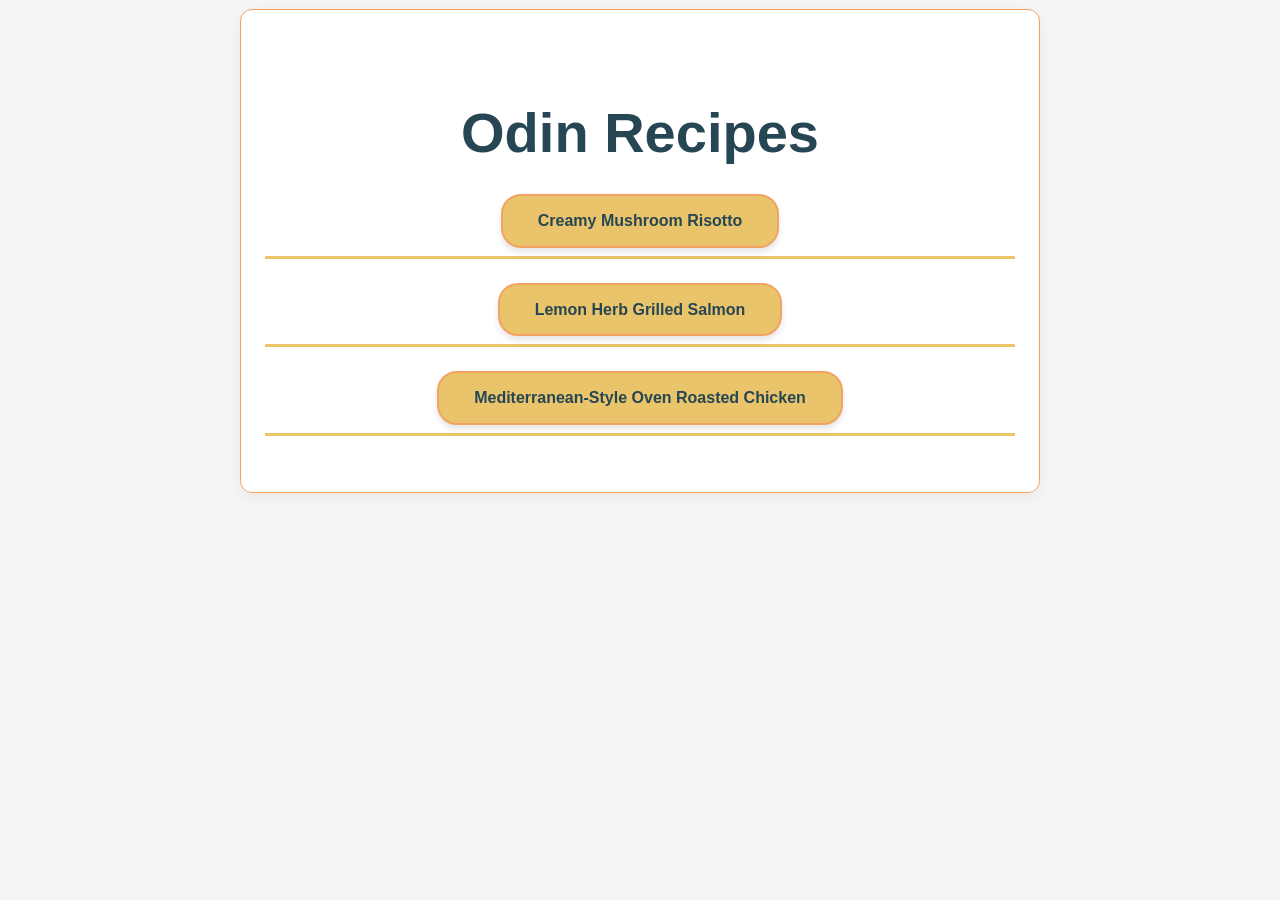
<file: index.html>
<!DOCTYPE html>
<html name="viewport" content="width=device-width, initial-scale=1.0" lang="en">
<head>
    <meta charset="UTF-8">
    <title>Odin Recipes</title>
    <link rel="stylesheet" href="style.css"></style>
</head>
<body>
  <section class="first">
    <h1>Odin Recipes</h1>
    <h2><a href="recipes/Creamy_Mushroom_Risotto.html">Creamy Mushroom Risotto</a></h2>
    <h2><a href="recipes/Lemon_Herb_Grilled_Salmon.html">Lemon Herb Grilled Salmon</a></h2>
    <h2><a href="recipes/Mediterranean_Style_Oven_Roasted_Chicken.html">Mediterranean-Style Oven Roasted Chicken</a></h2>
  </section>
</body>
</html>
</file>
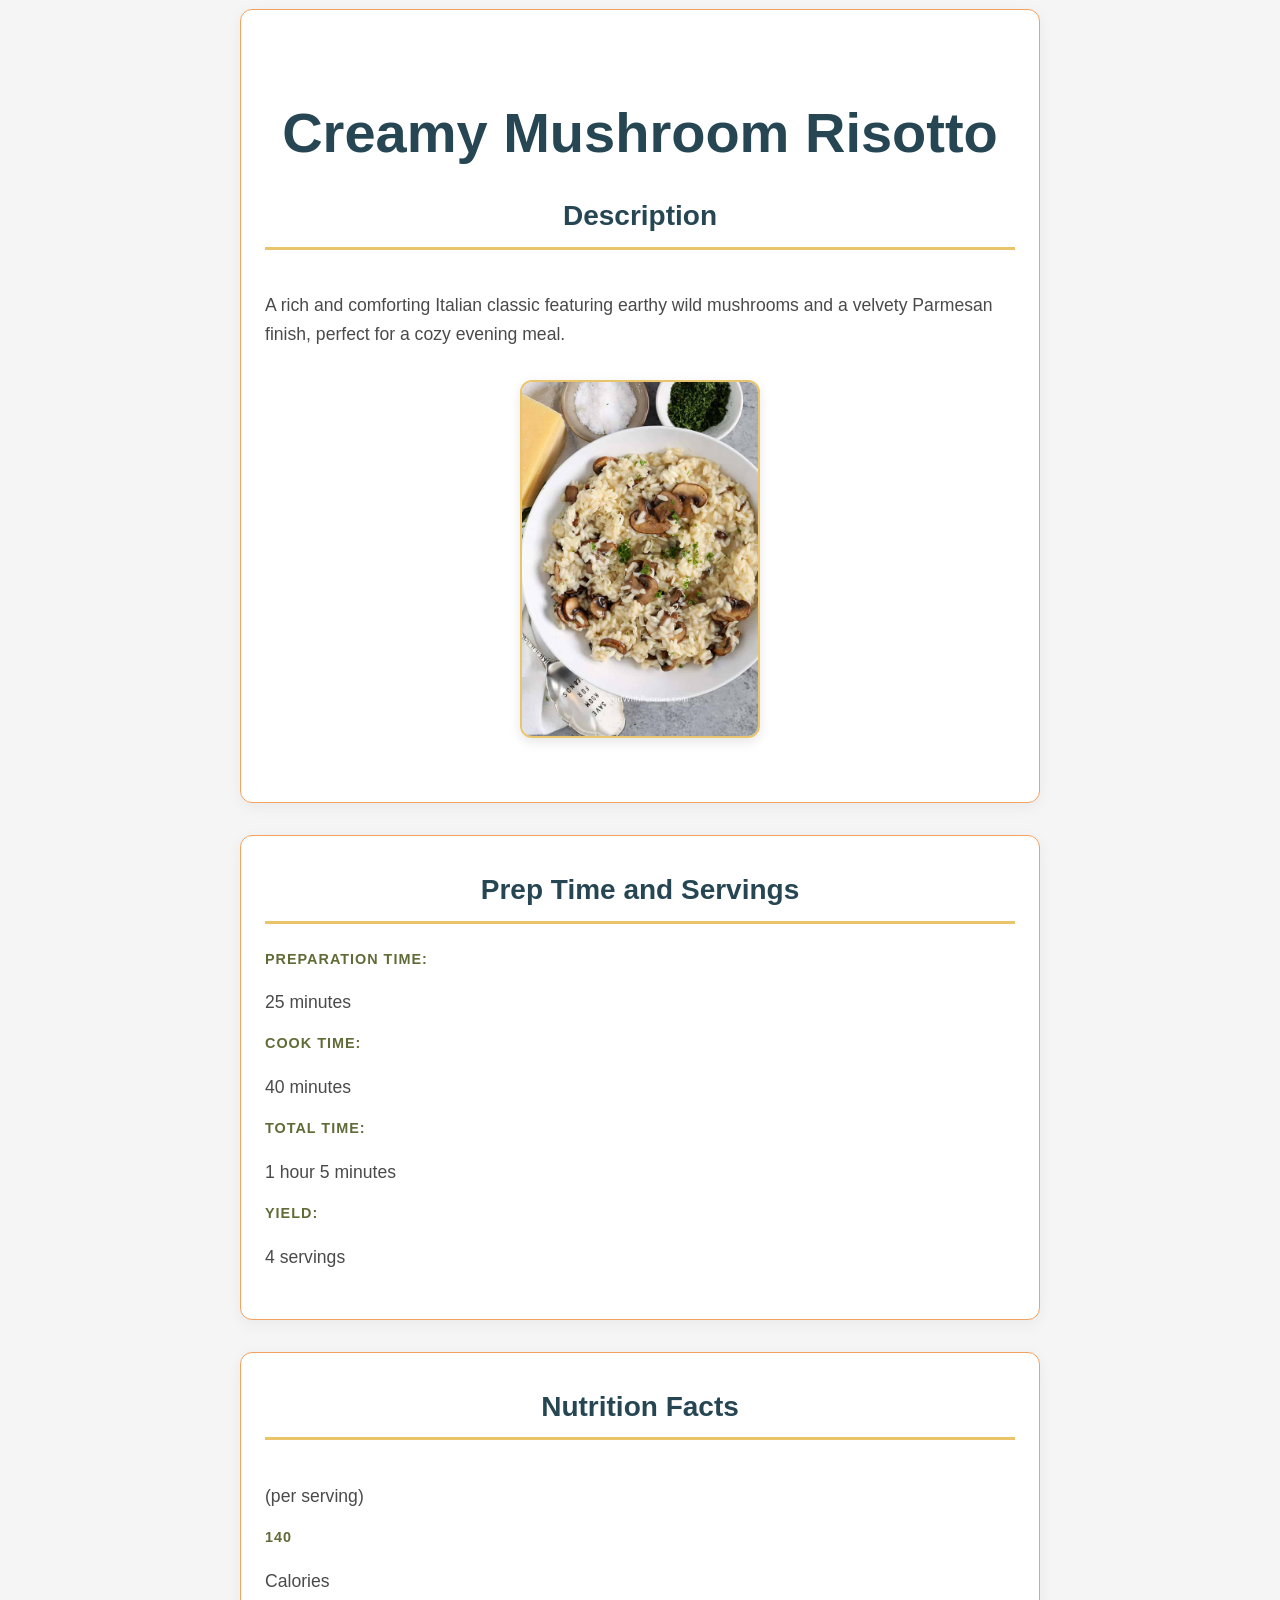
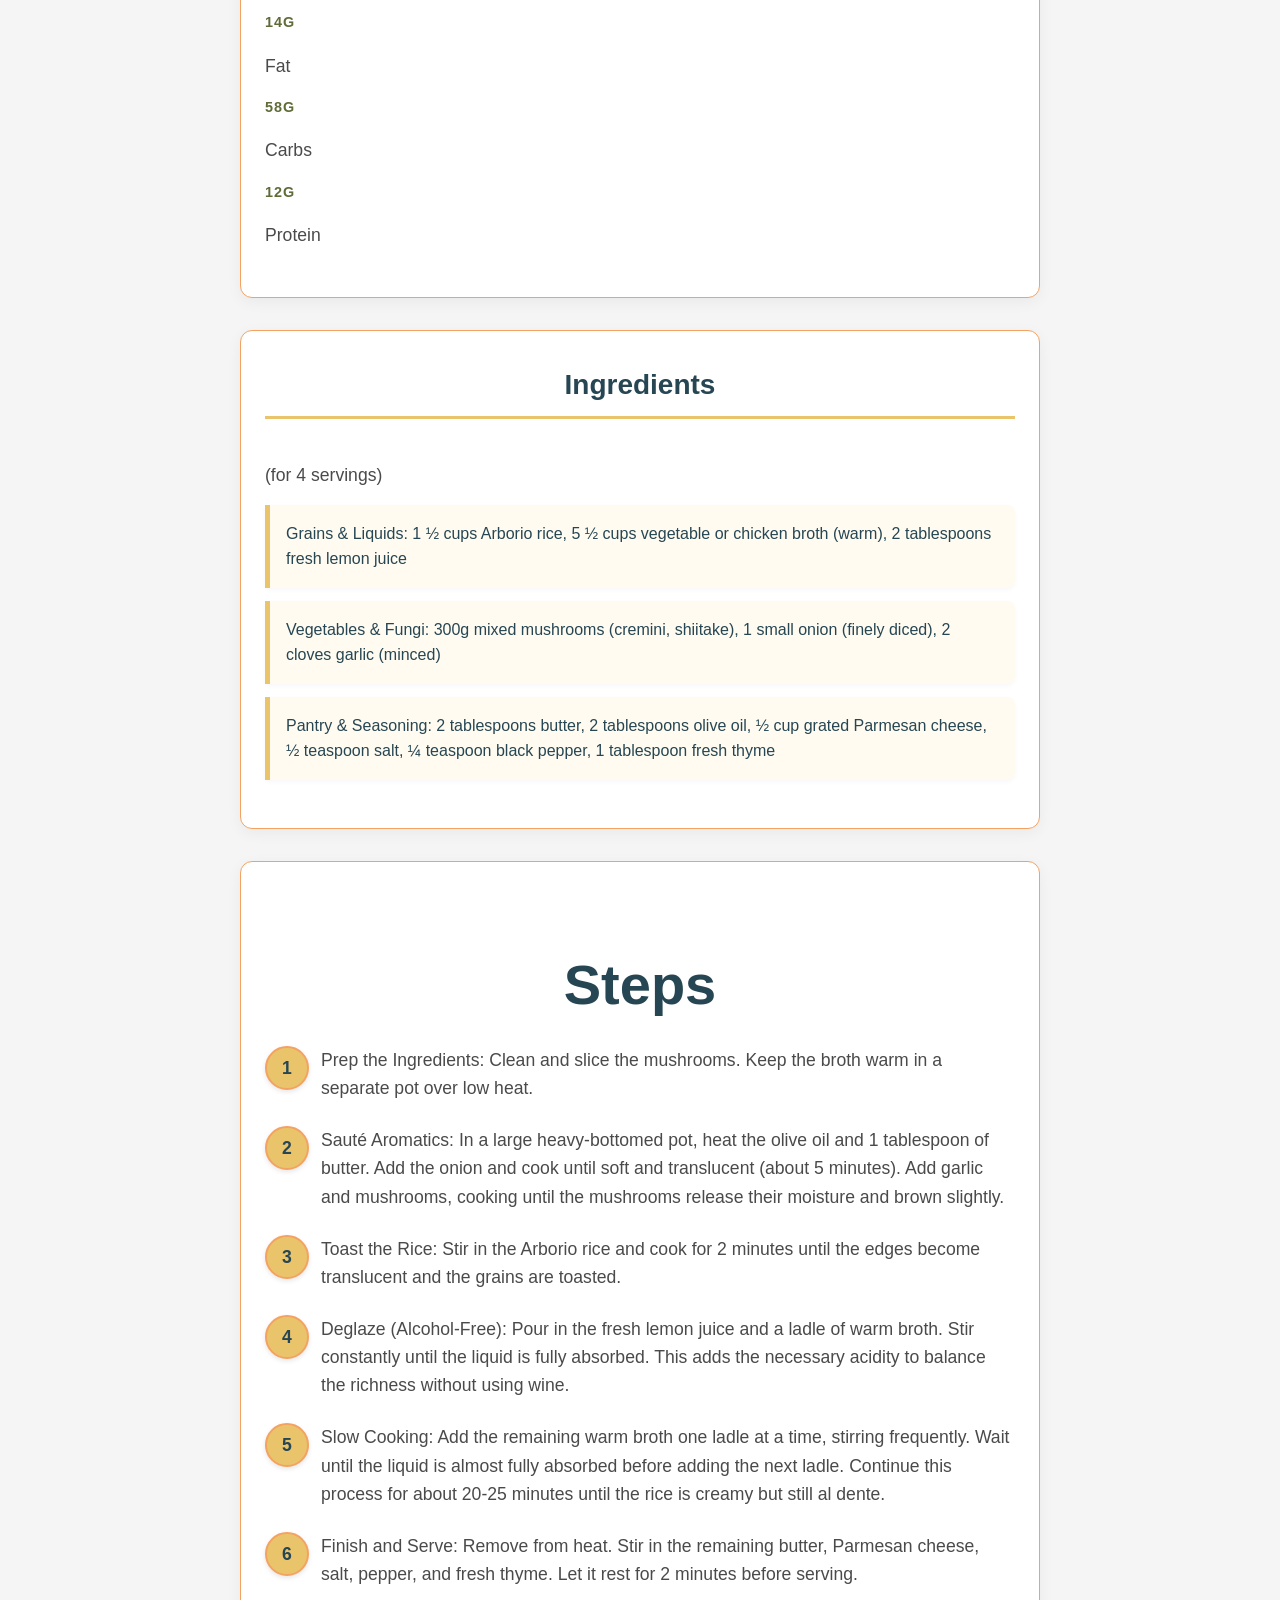
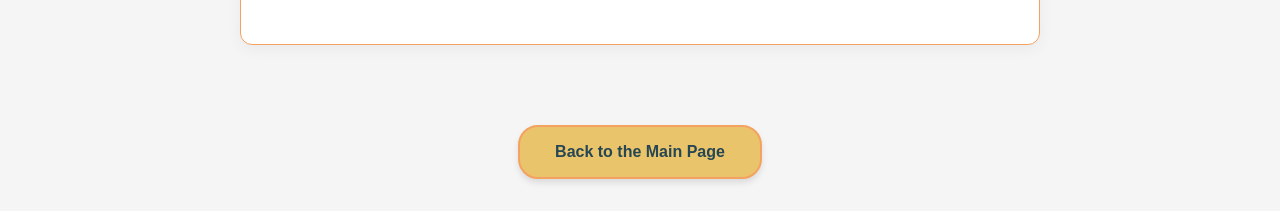
<file: recipes/Creamy_Mushroom_Risotto.html>
<!DOCTYPE html>
<html name="viewport" content="width=device-width, initial-scale=1.0" lang="en">
<head>
    <meta charset="UTF-8">
    <title>Creamy Mushroom Risotto</title>
    <link rel="stylesheet" href="../style.css"></style>
</head>
<body>
  <section class="first">
    <h1>Creamy Mushroom Risotto</h1>
    <h2>Description</h2>
    <p>A rich and comforting Italian classic featuring earthy wild mushrooms and a velvety Parmesan finish, perfect for a cozy evening meal. </p>
    <img src="../Creamy Mushroom Risotto.jpg" width="240px" height="360"/>
  </section>
  <section class="prep">
    <h2>Prep Time and Servings</h2>
    <div>
      <div>
        <h5>Preparation Time:</h5>
        <p>25 minutes</p>
      </div>
      <div>
        <h5>Cook Time:</h5>
        <p>40 minutes</p>
      </div>
    </div>
    <div>
      <div>
        <h5>Total Time:</h5>
        <p>1 hour 5 minutes</p>
      </div>
      <div>
        <h5>Yield:</h5>
        <p>4 servings</p>
      </div>
    </div>
  </section>
  <section class="nutrition">
    <h2>Nutrition Facts</h2><p>(per serving)</p>
    <div>
      <div>
        <h5>140</h5>
        <p>Calories</p>
      </div>
      <div>
        <h5>14g</h5>
        <p>Fat</p>
      </div>
    </div>
    <div>
      <div>
        <h5>58g</h5>
        <p>Carbs</p>
      </div>
      <div>
        <h5>12g</h5>
        <p>Protein</p>
      </div>
    </div>
  </section>
  <section class="ingrid">
    <h2>Ingredients</h2><p>(for 4 servings)</p>
    <ul>
      <li>Grains & Liquids: 1 ½ cups Arborio rice, 5 ½ cups vegetable or chicken broth (warm), 2 tablespoons fresh lemon juice</li>
      <li>Vegetables & Fungi: 300g mixed mushrooms (cremini, shiitake), 1 small onion (finely diced), 2 cloves garlic (minced)</li>
      <li>Pantry & Seasoning: 2 tablespoons butter, 2 tablespoons olive oil, ½ cup grated Parmesan cheese, ½ teaspoon salt, ¼ teaspoon black pepper, 1 tablespoon fresh thyme</li>
    </ul>
  </section>
  <section class="steps">
    <h1>Steps</h1>
    <ol>
      <li>Prep the Ingredients: Clean and slice the mushrooms. Keep the broth warm in a separate pot over low heat.</li>
      <li>Sauté Aromatics: In a large heavy-bottomed pot, heat the olive oil and 1 tablespoon of butter. Add the onion and cook until soft and translucent (about 5 minutes). Add garlic and mushrooms, cooking until the mushrooms release their moisture and brown slightly.</li>
      <li>Toast the Rice: Stir in the Arborio rice and cook for 2 minutes until the edges become translucent and the grains are toasted.</li>
      <li>Deglaze (Alcohol-Free): Pour in the fresh lemon juice and a ladle of warm broth. Stir constantly until the liquid is fully absorbed. This adds the necessary acidity to balance the richness without using wine.</li>
      <li>Slow Cooking: Add the remaining warm broth one ladle at a time, stirring frequently. Wait until the liquid is almost fully absorbed before adding the next ladle. Continue this process for about 20-25 minutes until the rice is creamy but still al dente.</li>
      <li>Finish and Serve: Remove from heat. Stir in the remaining butter, Parmesan cheese, salt, pepper, and fresh thyme. Let it rest for 2 minutes before serving.</li>
    </ol>
  </section>
  <footer><a href="../index.html">Back to the Main Page</a></footer>
</body>
</html>
</file>
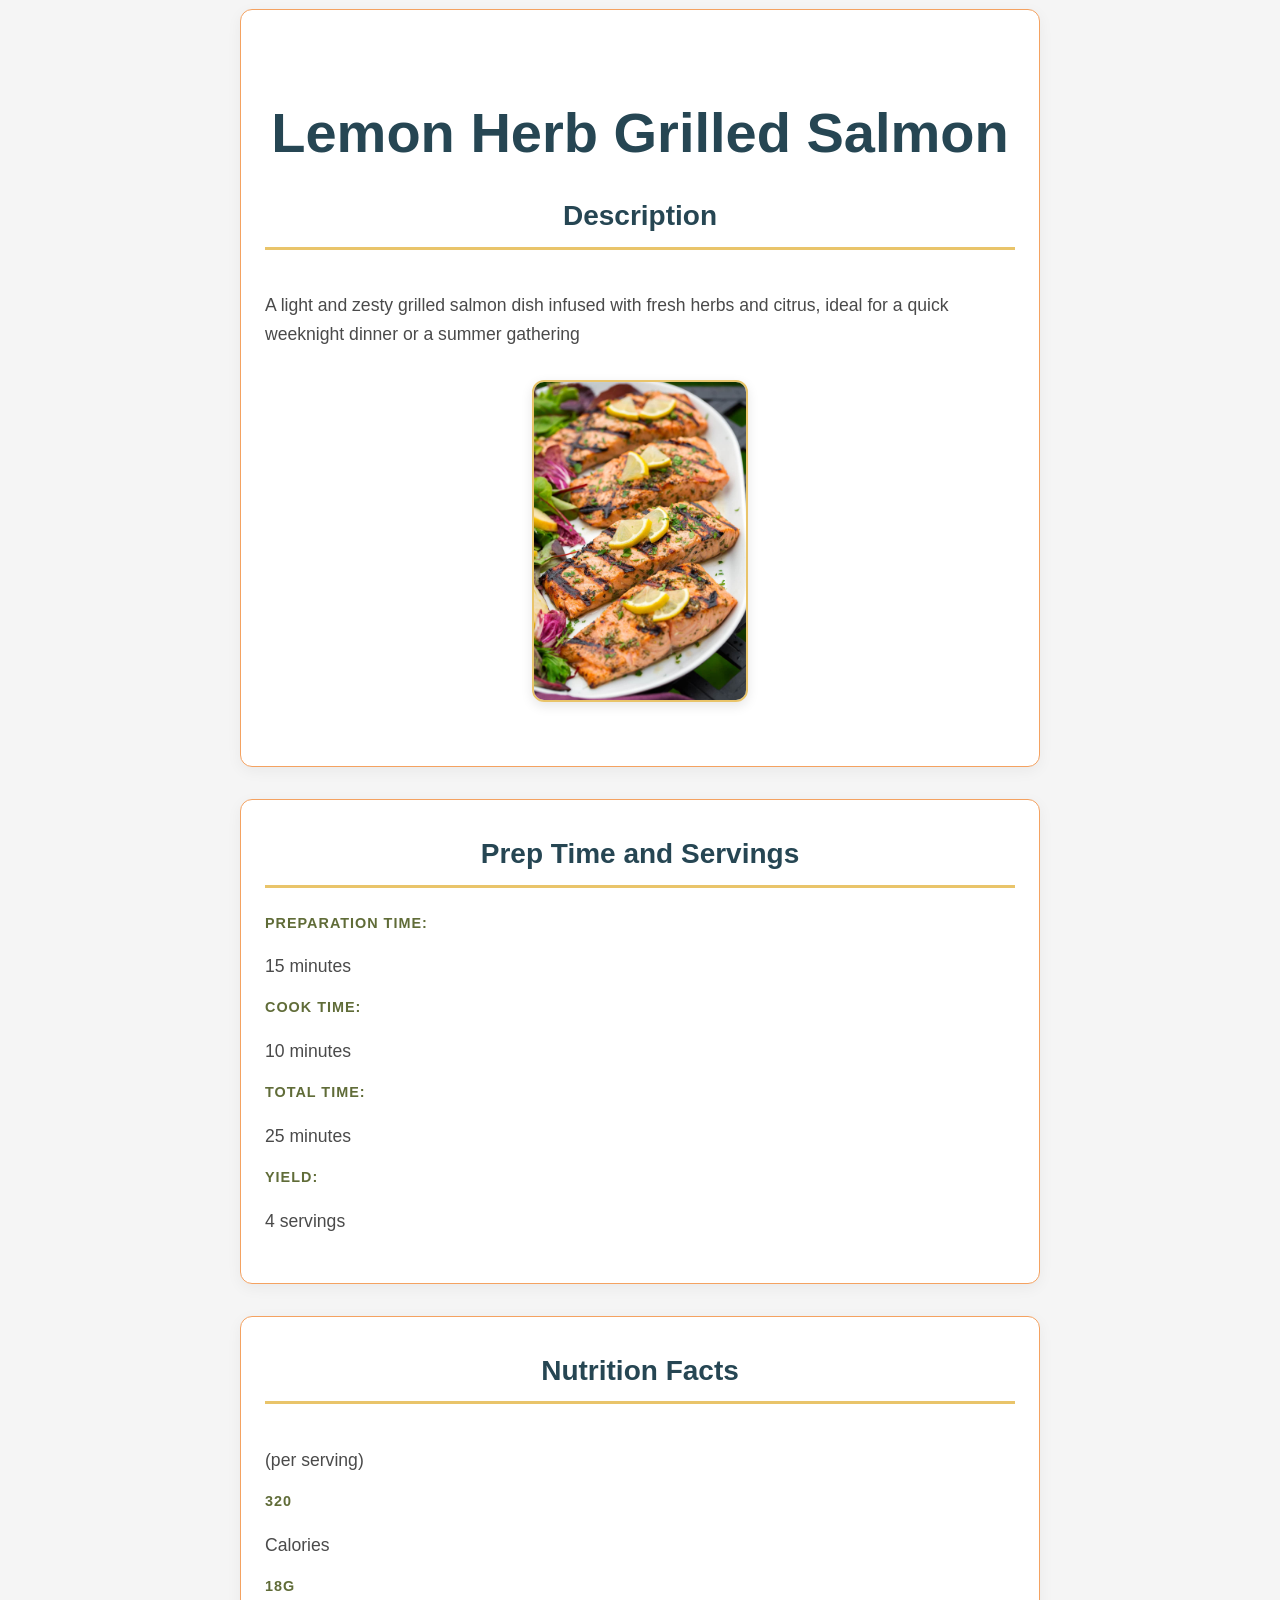
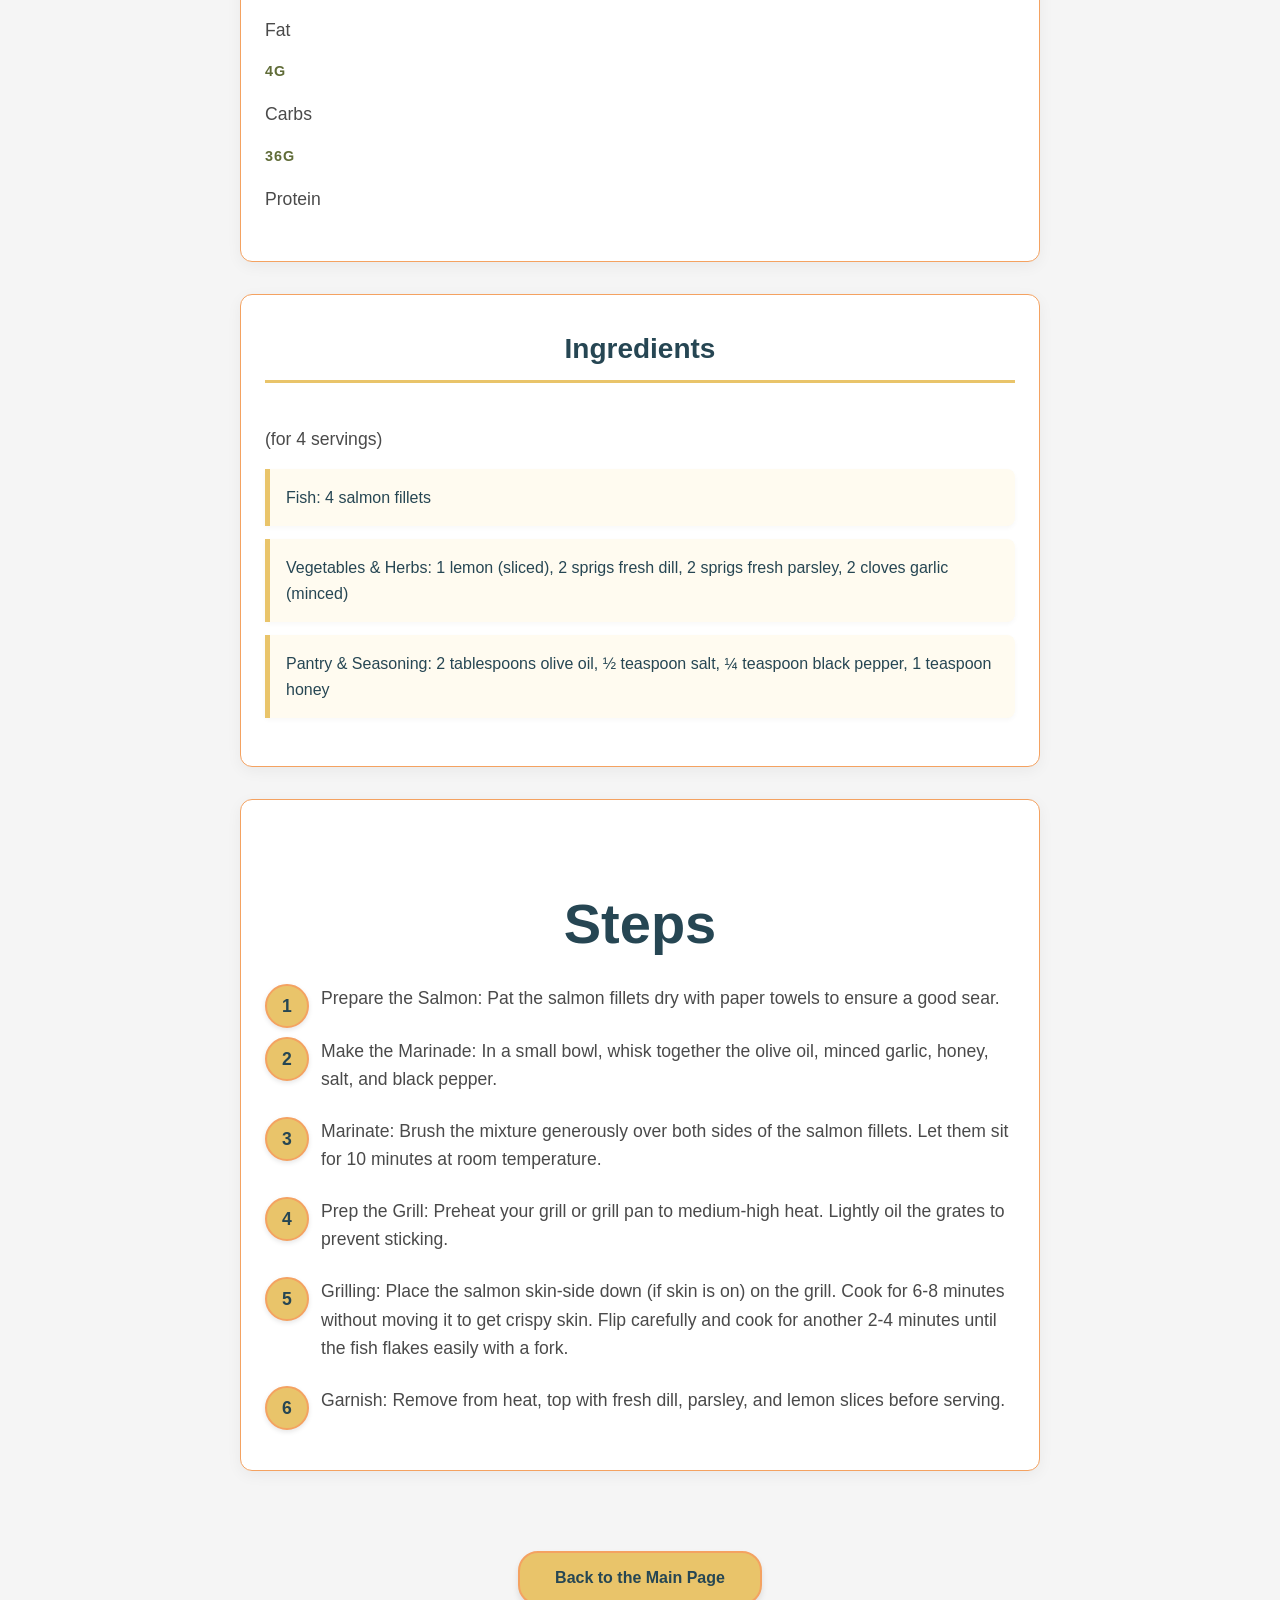
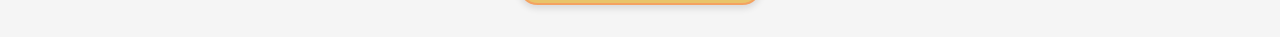
<file: recipes/Lemon_Herb_Grilled_Salmon.html>
<!DOCTYPE html>
<html name="viewport" content="width=device-width, initial-scale=1.0" lang="en">
<head>
    <meta charset="UTF-8">
    <title>Lemon Herb Grilled Salmon</title>
    <link rel="stylesheet" href="../style.css"></style>
</head>
<body>
  <section class="first">
    <h1>Lemon Herb Grilled Salmon</h1>
    <h2>Description</h2>
    <p>A light and zesty grilled salmon dish infused with fresh herbs and citrus, ideal for a quick weeknight dinner or a summer gathering</p>
    <img src="../grilled lemon herb salmon.jpg" width="216" height="324"/>
  </section>
  <section class="prep">
    <h2>Prep Time and Servings</h2>
    <div>
      <div>
        <h5>Preparation Time:</h5>
        <p>15 minutes</p>
      </div>
      <div>
        <h5>Cook Time:</h5>
        <p>10 minutes</p>
      </div>
    </div>
    <div>
      <div>
        <h5>Total Time:</h5>
        <p>25 minutes</p>
      </div>
      <div>
        <h5>Yield:</h5>
        <p>4 servings</p>
      </div>
    </div>
  </section>
  <section class="nutrition">
    <h2>Nutrition Facts</h2><p>(per serving)</p>
    <div>
      <div>
        <h5>320</h5>
        <p>Calories</p>
      </div>
      <div>
        <h5>18g</h5>
        <p>Fat</p>
      </div>
    </div>
    <div>
      <div>
        <h5>4g</h5>
        <p>Carbs</p>
      </div>
      <div>
        <h5>36g</h5>
        <p>Protein</p>
      </div>
    </div>
  </section>
  <section class="ingrid">
    <h2>Ingredients</h2><p>(for 4 servings)</p>
    <ul>
      <li>Fish: 4 salmon fillets</li>
      <li>Vegetables & Herbs: 1 lemon (sliced), 2 sprigs fresh dill, 2 sprigs fresh parsley, 2 cloves garlic (minced)</li>
      <li>Pantry & Seasoning: 2 tablespoons olive oil, ½ teaspoon salt, ¼ teaspoon black pepper, 1 teaspoon honey</li>
    </ul>
  </section>
  <section class="steps">
    <h1>Steps</h1>
    <ol>
      <li>Prepare the Salmon: Pat the salmon fillets dry with paper towels to ensure a good sear.</li>
      <li>Make the Marinade: In a small bowl, whisk together the olive oil, minced garlic, honey, salt, and black pepper.</li>
      <li>Marinate: Brush the mixture generously over both sides of the salmon fillets. Let them sit for 10 minutes at room temperature.</li>
      <li>Prep the Grill: Preheat your grill or grill pan to medium-high heat. Lightly oil the grates to prevent sticking.</li>
      <li>Grilling: Place the salmon skin-side down (if skin is on) on the grill. Cook for 6-8 minutes without moving it to get crispy skin. Flip carefully and cook for another 2-4 minutes until the fish flakes easily with a fork.</li>
      <li>Garnish: Remove from heat, top with fresh dill, parsley, and lemon slices before serving.</li>
    </ol>
  </section>
  <footer><a href="../index.html">Back to the Main Page</a></footer>
</body>
</html>
</file>
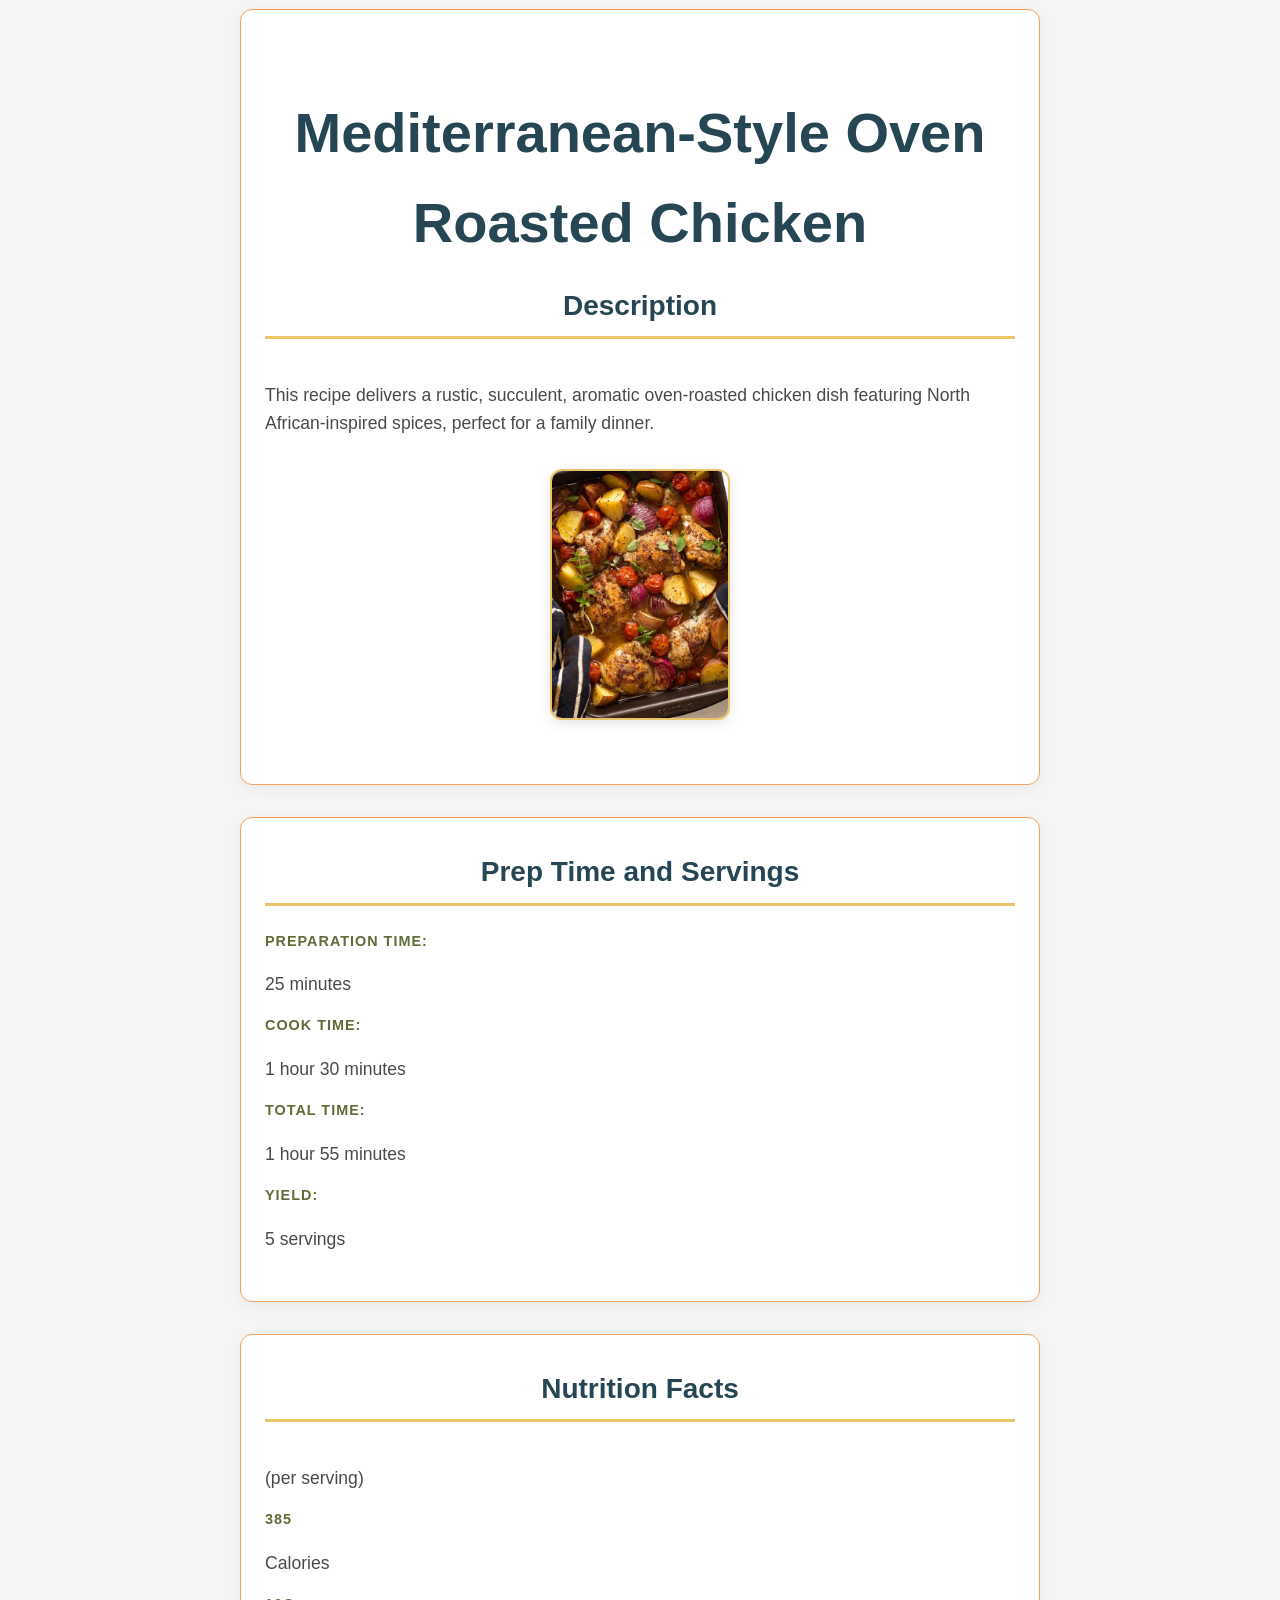
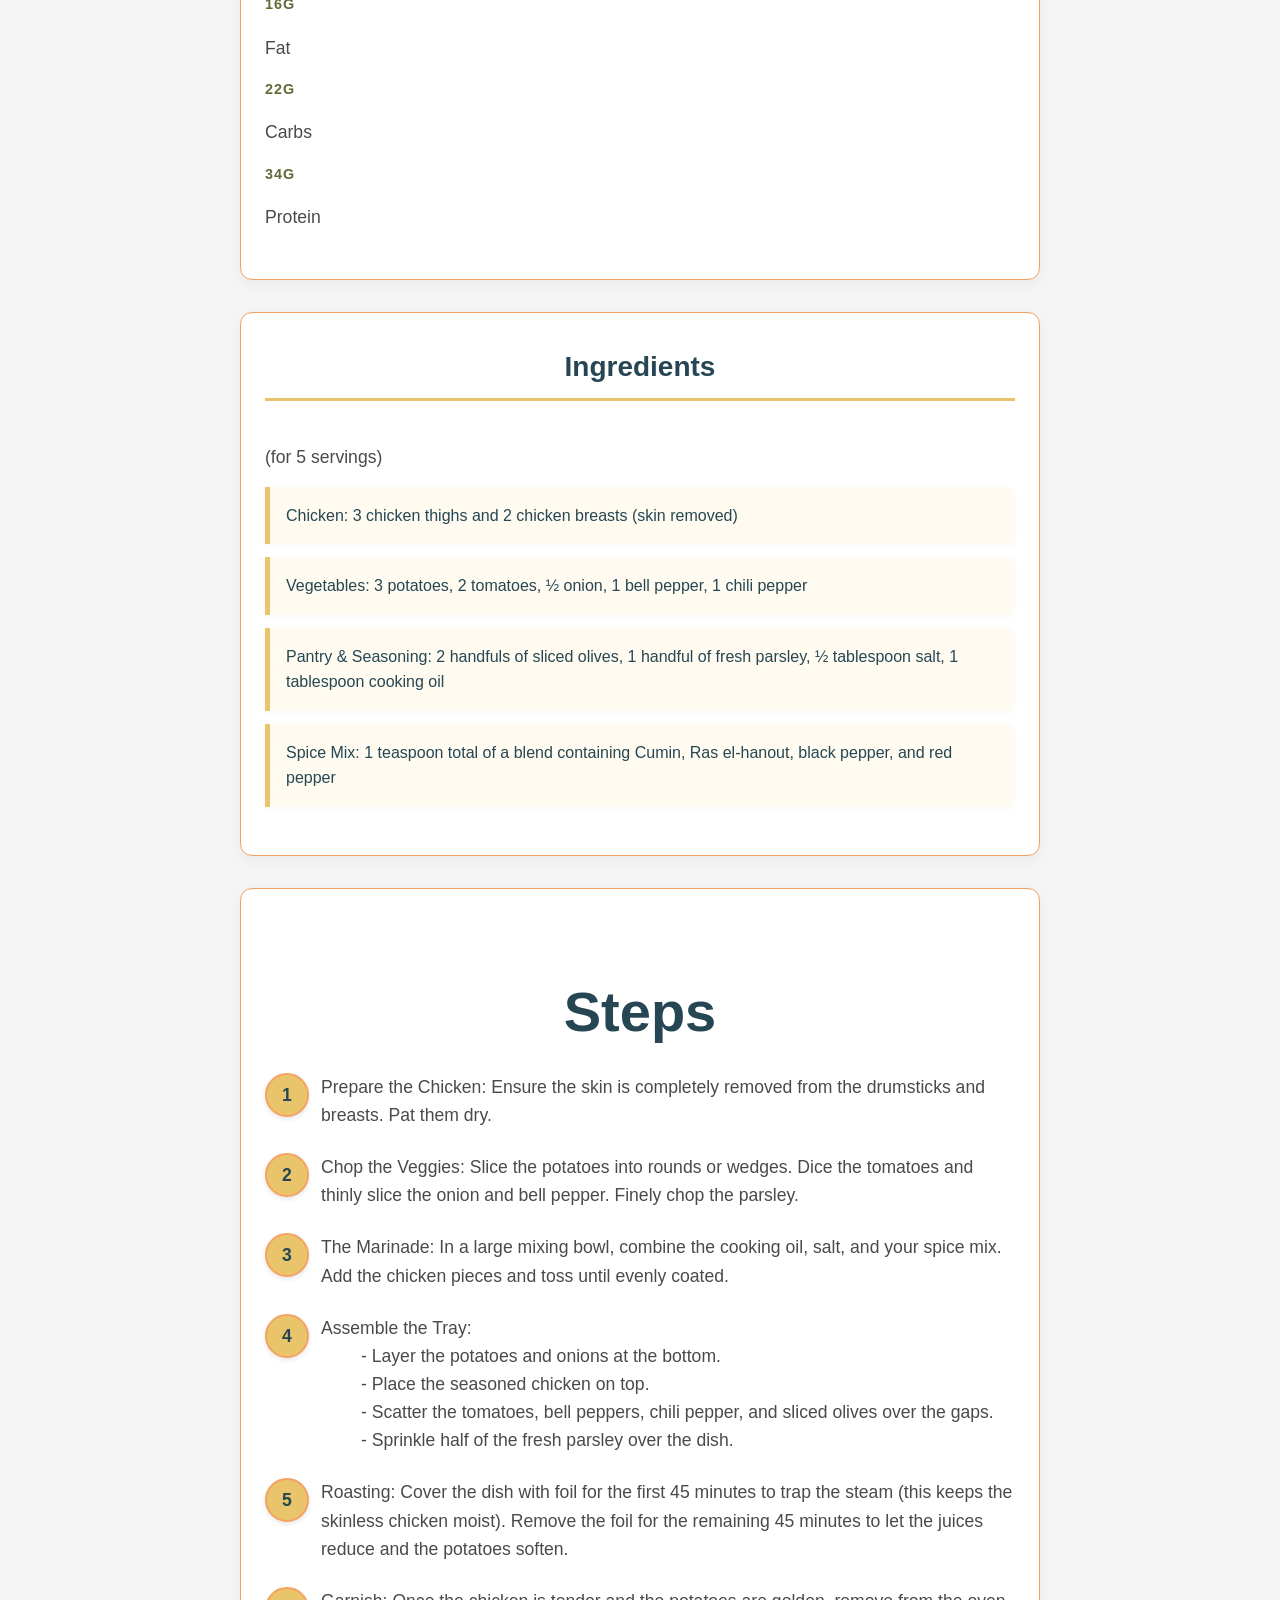
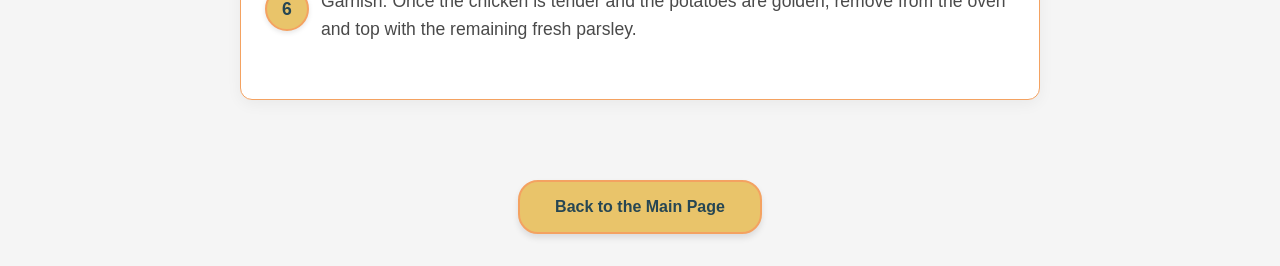
<file: recipes/Mediterranean_Style_Oven_Roasted_Chicken.html>
<!DOCTYPE html>
<html name="viewport" content="width=device-width, initial-scale=1.0" lang="en">
<head>
    <meta charset="UTF-8">
    <title>Mediterranean-Style Oven Roasted Chicken</title>
    <link rel="stylesheet" href="../style.css"></style>
</head>
<body>
  <section class="first">
    <h1>Mediterranean-Style Oven Roasted Chicken</h1>
    <h2>Description</h2>
    <p>This recipe delivers a rustic, succulent, aromatic oven-roasted chicken dish featuring North African-inspired spices, perfect for a family dinner.</p>
    <img src="../Mediterranean-Style Oven Roasted Chicken.jpg" height="252" width="180"/>
  </section>
  <section class="prep">
    <h2>Prep Time and Servings</h2>
    <div>
      <div>
        <h5>Preparation Time:</h5>
        <p>25 minutes</p>
      </div>
      <div>
        <h5>Cook Time:</h5>
        <p>1 hour 30 minutes</p>
      </div>
    </div>
    <div>
      <div>
        <h5>Total Time:</h5>
        <p>1 hour 55 minutes</p>
      </div>
      <div>
        <h5>Yield:</h5>
        <p>5 servings</p>
      </div>
    </div>
  </section>
  <section class="nutrition">
    <h2>Nutrition Facts</h2><p>(per serving)</p>
    <div>
      <div>
        <h5>385</h5>
        <p>Calories</p>
      </div>
      <div>
        <h5>16g</h5>
        <p>Fat</p>
      </div>
    </div>
    <div>
      <div>
        <h5>22g</h5>
        <p>Carbs</p>
      </div>
      <div>
        <h5>34g</h5>
        <p>Protein</p>
      </div>
    </div>
  </section>
  <section class="ingrid">
    <h2>Ingredients</h2><p>(for 5 servings)</p>
    <ul>
      <li>Chicken: 3 chicken thighs and 2 chicken breasts (skin removed)</li>
      <li>Vegetables: 3 potatoes, 2 tomatoes, ½ onion, 1 bell pepper, 1 chili pepper</li>
      <li>Pantry & Seasoning: 2 handfuls of sliced olives, 1 handful of fresh parsley, ½ tablespoon salt, 1 tablespoon cooking oil</li>
      <li>Spice Mix: 1 teaspoon total of a blend containing Cumin, Ras el-hanout, black pepper, and red pepper</li>
    </ul>
  </section>
  <section class="steps">
    <h1>Steps</h1>
    <ol>
      <li>Prepare the Chicken: Ensure the skin is completely removed from the drumsticks and breasts. Pat them dry.</li>
      <li>Chop the Veggies: Slice the potatoes into rounds or wedges. Dice the tomatoes and thinly slice the onion and bell pepper. Finely chop the parsley.</li>
      <li>The Marinade: In a large mixing bowl, combine the cooking oil, salt, and your spice mix. Add the chicken pieces and toss until evenly coated.</li>
      <li>Assemble the Tray:
        <ul>- Layer the potatoes and onions at the bottom.</ul>
        <ul>- Place the seasoned chicken on top.</ul>
        <ul>- Scatter the tomatoes, bell peppers, chili pepper, and sliced olives over the gaps.</ul>
        <ul>- Sprinkle half of the fresh parsley over the dish.</ul>
      </li>
      <li>Roasting: Cover the dish with foil for the first 45 minutes to trap the steam (this keeps the skinless chicken moist). Remove the foil for the remaining 45 minutes to let the juices reduce and the potatoes soften.</li>
      <li>Garnish: Once the chicken is tender and the potatoes are golden, remove from the oven and top with the remaining fresh parsley.</li>
    </ol>
  </section>
  <footer><a href="../index.html">Back to the Main Page</a></footer>
</body>
</html>
</file>
<file: style.css>
:root {
    --color-bg: whitesmoke;
    --color-accent: #E9C46A;
    --color-accent-dark: #2A9D8F;
    --color-border: #F4A261;
    --color-border-dark: #606c38;
    --color-text: #264653;
    --color-text-secondary: #4a4a4a;
    --font-heading: "Montserrat", sans-serif;
    --font-body: "Roboto", sans-serif;
}

* {
    box-sizing: border-box;
}

body {
    margin: 0;
    padding: 0;
    width: 100%;
    min-height: 100vh;
    background-color: var(--color-bg);
    font-family: var(--font-body);
    color: var(--color-text);
    line-height: 1.6;
    display: flex;
    flex-direction: column;
    align-items: center;
}

section {
    width: 100%;
    max-width: 800px;
    padding: 2rem 1.5rem;
    margin: 0 auto 2rem auto;
    background: #ffffff;
    border-radius: 12px;
    border: 1px solid var(--color-border);
    box-shadow: 0 4px 15px rgba(0, 0, 0, 0.05);
    transition: transform 0.2s ease, box-shadow 0.2s ease;
}

section:hover {
    transform: translateY(-3px);
    box-shadow: 0 8px 25px rgba(42, 157, 143, 0.15);
}
.first{
	margin-top: 9px;
}
h1 {
    font-family: var(--font-heading);
    text-align: center;
    font-size: clamp(2.5rem, 5vw, 3.5rem);
    font-weight: 700;
    margin-bottom: 1rem;
    color: var(--color-text);
}

h2 {
    font-family: var(--font-heading);
    text-align: center;
    font-size: 1.75rem;
    margin-top: 0;
    margin-bottom: 1.5rem;
    font-weight: 600;
    color: var(--color-text);
    border-bottom: 3px solid var(--color-accent);
    display: inline-block;
    padding-bottom: 0.5rem;
    width: 100%;
}

p, li {
    font-family: var(--font-body);
    font-size: 1.1rem;
    font-weight: 400;
    margin-bottom: 1rem;
    color: var(--color-text-secondary);
}

img {
    display: block;
    margin: 2rem auto;
    max-width: 100%;
    height: auto;
    border-radius: 12px;
    border: 2px solid var(--color-accent);
    box-shadow: 0 4px 12px rgba(0,0,0,0.1);
}

section .prep div, section .nutrition div {
    display: grid;
    grid-template-columns: repeat(auto-fit, minmax(140px, 1fr));
    gap: 1.5rem;
    margin: 1.5rem 0;
}

h5 {
    font-family: var(--font-heading);
    font-size: 0.9rem;
    text-transform: uppercase;
    letter-spacing: 1px;
    color: var(--color-border-dark);
    margin: 0 0 0.5rem 0;
    font-weight: 700;
}

section .nutrition h5 {
    font-size: 1.5rem;
    color: var(--color-text);
    margin-bottom: 0.25rem;
    font-weight: 800;
}

section.ingrid ul {
    list-style-type: none;
    padding: 0;
}

section.ingrid li {
    background: #fffbf0;
    padding: 1rem;
    border-left: 5px solid var(--color-accent);
    margin-bottom: 0.8rem;
    border-radius: 0 8px 8px 0;
    font-size: 1rem;
    color: var(--color-text);
    box-shadow: 0 2px 5px rgba(0,0,0,0.03);
}

section.steps ol {
    counter-reset: item;
    list-style-type: none;
    padding: 0;
}

section.steps li {
    position: relative;
    padding-left: 3.5rem;
    margin-bottom: 1.5rem;
    font-size: 1.1rem;
    color: var(--color-text-secondary);
}

section.steps li::before {
    content: counter(item);
    counter-increment: item;
    position: absolute;
    left: 0;
    top: 0;
    width: 2.5rem;
    height: 2.5rem;
    background-color: var(--color-accent);
    color: var(--color-text);
    text-align: center;
    line-height: 2.5rem;
    border-radius: 50%;
    font-weight: 700;
    font-family: var(--font-heading);
    font-size: 1.1rem;
    border: 2px solid var(--color-border);
    box-shadow: 0 2px 5px rgba(0,0,0,0.1);
}

footer {
    margin: 3rem auto 2rem auto;
    width: 100%;
    max-width: 800px;
    padding: 0 1.5rem;
    text-align: center;
}

a {
    display: inline-block;
    text-decoration: none;
    background-color: var(--color-accent);
    border: 2px solid var(--color-border);
    border-radius: 20px;
    padding: 12px 35px;
    font-weight: 600;
    color: var(--color-text);
    transition: all 0.3s ease;
    cursor: pointer;
    box-shadow: 0 4px 6px rgba(0,0,0,0.1);
    font-size: 1rem;
}

h2 a:hover, footer a:hover {
    background-color: var(--color-accent-dark);
    border-color: var(--color-border-dark);
    color: black;
    transform: translateY(-2px);
    box-shadow: 0 8px 15px rgba(42, 157, 143, 0.3);
}

a:active {
    transform: translateY(0);
}

@media (max-width: 600px) {
    section {
        padding: 1.5rem 1rem;
        margin-bottom: 1.5rem;
    }
    
    h1 {
        font-size: 2rem;
    }
    
    h2 {
        font-size: 1.5rem;
    }
    
    section .prep div, 
    section .nutrition div {
        grid-template-columns: 1fr;
        gap: 1rem;
    }
    
    section.ingrid li {
        padding: 0.8rem;
        border-left-width: 4px;
    }
}
</file>
